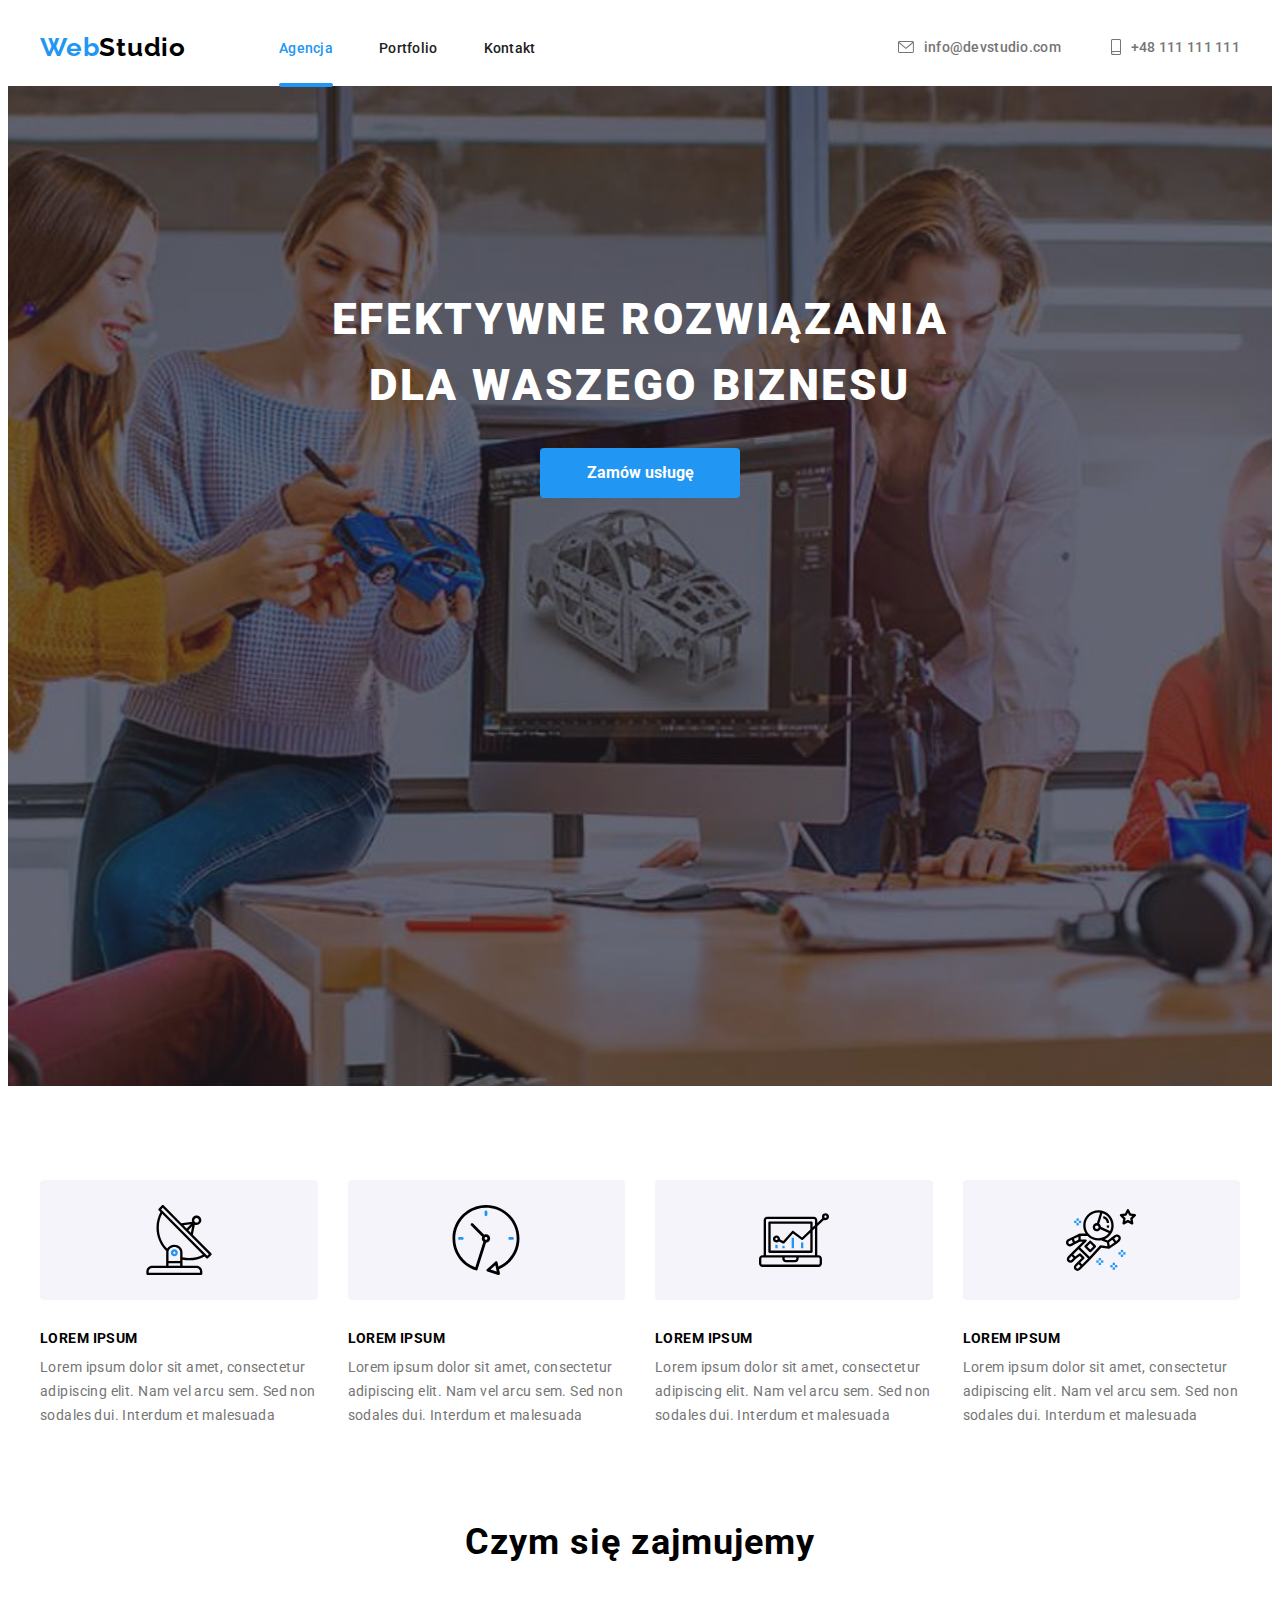
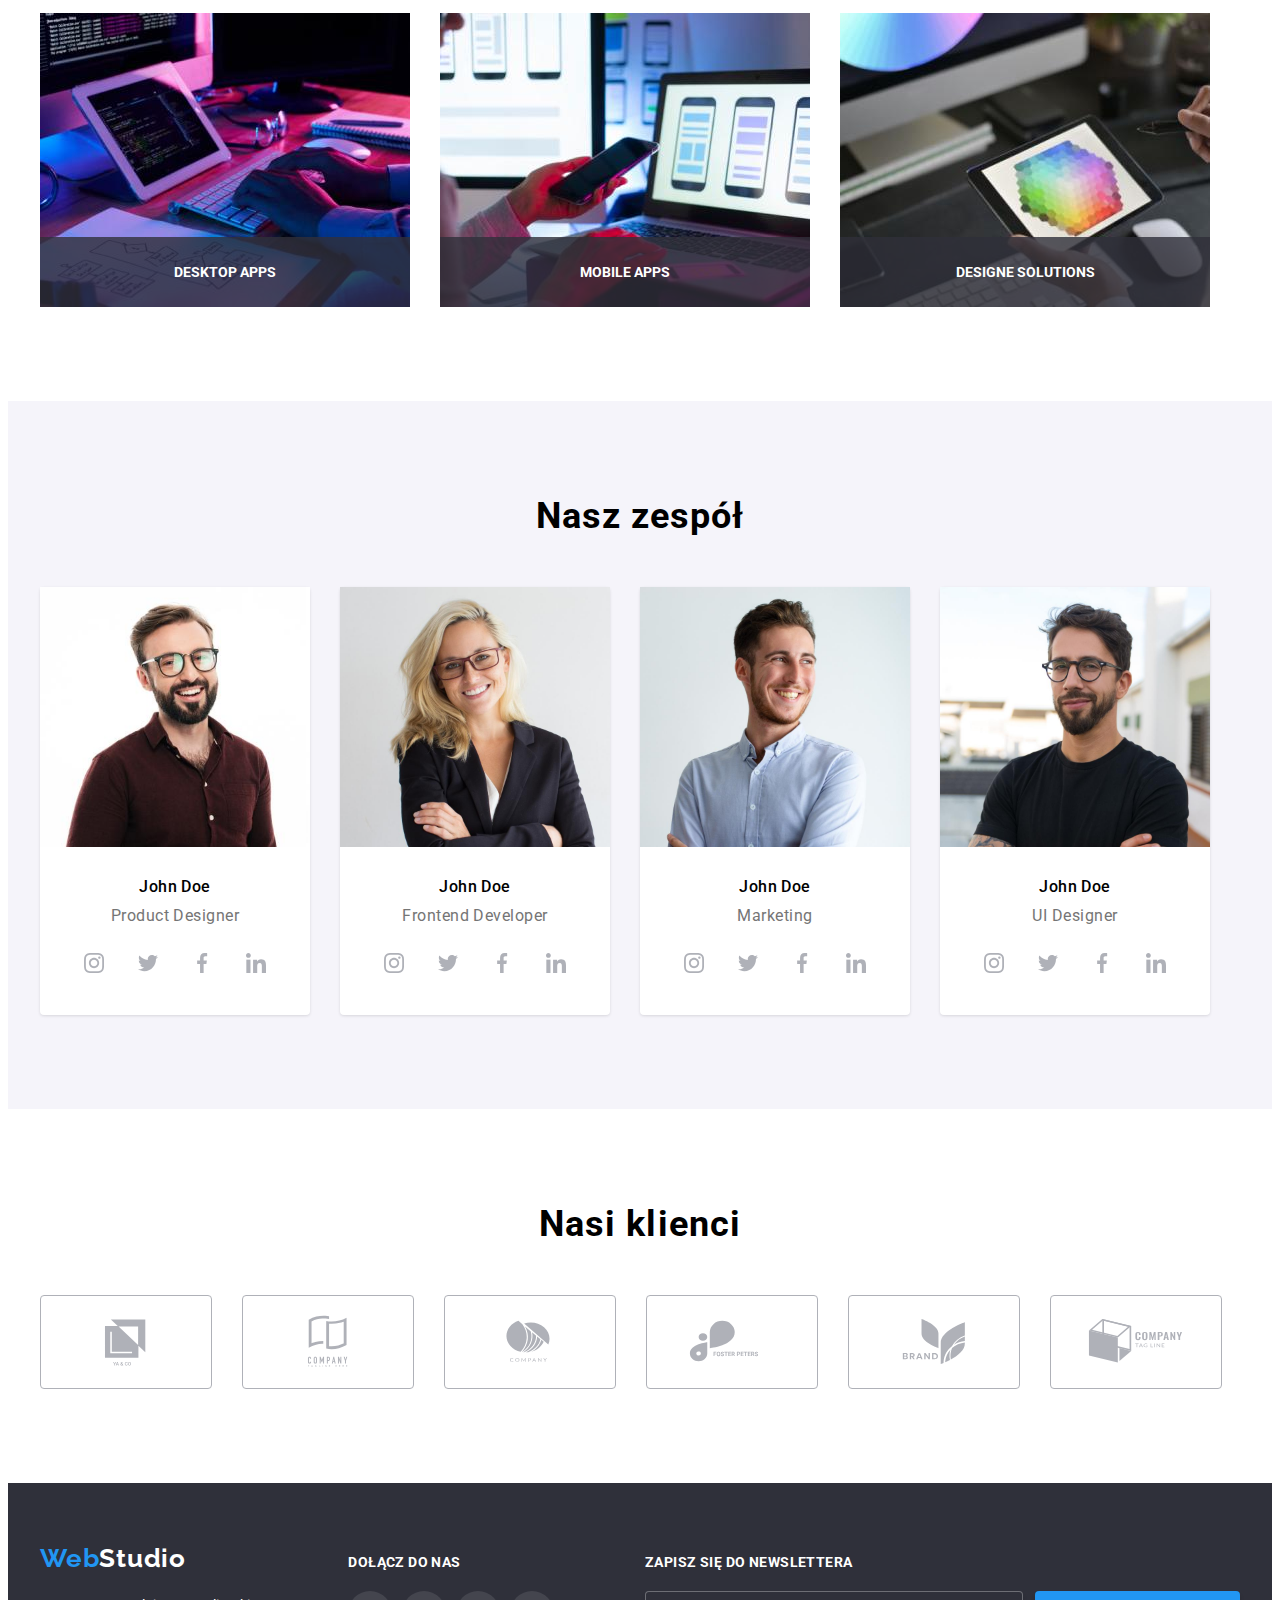
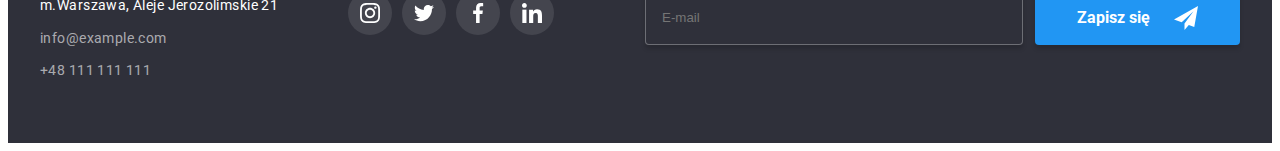
<file: index.html>
<!DOCTYPE html>
<html lang="en">
  <head>
    <meta charset="UTF-8" />
    <meta http-equiv="X-UA-Compatible" content="IE=edge" />
    <meta name="viewport" content="width=device-width, initial-scale=1.0" />
    <title>WebStudio</title>
    <link
      rel="stylesheet"
      href="https://cdnjs.cloudflare.com/ajax/libs/modern-normalize/1.1.0/modern-normalize.min.css"
      integrity="sha512-wpPYUAdjBVSE4KJnH1VR1HeZfpl1ub8YT/NKx4PuQ5NmX2tKuGu6U/JRp5y+Y8XG2tV+wKQpNHVUX03MfMFn9Q=="
      crossorigin="anonymous"
      referrerpolicy="no-referrer"
    />
    <link href="css/main.css" rel="stylesheet" />

    <link rel="preconnect" href="https://fonts.googleapis.com" />
    <link rel="preconnect" href="https://fonts.gstatic.com" crossorigin />
    <link
      href="https://fonts.googleapis.com/css2?family=Raleway:wght@700&family=Roboto:wght@400;500;700;900&display=swap"
      rel="stylesheet"
    />
  </head>
  <body>
    <header>
      <div class="header-wrap">
        <a href="index.html" class="logo-studio">
          <span class="logo-studio__web">Web</span>Studio</a
        >
        <nav>
          <ul class="navigation">
            <li>
              <a
                href="index.html"
                class="navigation__element navigation__element--current"
                >Agencja</a
              >
            </li>
            <li>
              <a href="portfolio.html" class="navigation__element">Portfolio</a>
            </li>
            <li>
              <a href="index.html" class="navigation__element">Kontakt</a>
            </li>
          </ul>
        </nav>
        <div class="conteiner__contact">
          <a href="mailto:info@devstudio.com" class="contact">
            <svg class="contact__icon contact__icon--mail">
              <use href="./images/icons/icons.svg#icon-mail"></use>
            </svg>
            info@devstudio.com</a
          >
          <a href="tel:+48111111111" class="contact">
            <svg class="contact__icon contact__icon--phone">
              <use href="./images/icons/icons.svg#icon-smartphone"></use>
            </svg>
            +48 111 111 111
          </a>
        </div>
      </div>
    </header>
    <main>
      <section class="section-order">
        <div class="conteiner">
          <h1 class="section-order__header">
            EFEKTYWNE ROZWIĄZANIA DLA WASZEGO BIZNESU
          </h1>
          <button type="button" class="button__order" data-modal-open>
            Zamów usługę
          </button>
        </div>
      </section>
      <section class="section">
        <div class="conteiner">
          <h2 class="section__visually-hidden">Future</h2>
          <ul class="grid">
            <li>
              <div class="grid__rectangle">
                <svg class="grid__icon">
                  <use href="./images/icons/icons.svg#icon-antenna-1"></use>
                </svg>
              </div>
              <h3 class="section__title-description">LOREM IPSUM</h3>
              <p class="section__text-description">
                Lorem ipsum dolor sit amet, consectetur adipiscing elit. Nam vel
                arcu sem. Sed non sodales dui. Interdum et malesuada
              </p>
            </li>
            <li>
              <div class="grid__rectangle">
                <svg class="grid__icon">
                  <use href="./images/icons/icons.svg#icon-clock-2"></use>
                </svg>
              </div>
              <h3 class="section__title-description">LOREM IPSUM</h3>
              <p class="section__text-description">
                Lorem ipsum dolor sit amet, consectetur adipiscing elit. Nam vel
                arcu sem. Sed non sodales dui. Interdum et malesuada
              </p>
            </li>
            <li>
              <div class="grid__rectangle">
                <svg class="grid__icon">
                  <use href="./images/icons/icons.svg#icon-diagram-3"></use>
                </svg>
              </div>
              <h3 class="section__title-description">LOREM IPSUM</h3>
              <p class="section__text-description">
                Lorem ipsum dolor sit amet, consectetur adipiscing elit. Nam vel
                arcu sem. Sed non sodales dui. Interdum et malesuada
              </p>
            </li>
            <li>
              <div class="grid__rectangle">
                <svg class="grid__icon">
                  <use href="./images/icons/icons.svg#icon-astronaut-4"></use>
                </svg>
              </div>
              <h3 class="section__title-description">LOREM IPSUM</h3>
              <p class="section__text-description">
                Lorem ipsum dolor sit amet, consectetur adipiscing elit. Nam vel
                arcu sem. Sed non sodales dui. Interdum et malesuada
              </p>
            </li>
          </ul>
        </div>
      </section>
      <section class="section-products">
        <div class="conteiner">
          <h2 class="section__title">Czym się zajmujemy</h2>
          <ul class="grid">
            <li>
              <div class="product-img">
                <img
                  src="images/img_1.jpg"
                  alt="typing on the keyboard with the bottom of the monitor and tablet visible "
                  width="370"
                  height="294"
                />
                <p class="product-title">DESKTOP APPS</p>
              </div>
            </li>
            <li>
              <div class="product-img">
                <img
                  src="images/img_2.jpg"
                  alt="check layouts of texts in the computer for the phone "
                  width="370"
                  height="294"
                />
                <p class="product-title">MOBILE APPS</p>
              </div>
            </li>
            <li>
              <div class="product-img">
                <img
                  src="images/img_3.jpg"
                  alt="selecting colors from the color palette on the tablet "
                  width="370"
                  height="294"
                />
                <p class="product-title">DESIGNE SOLUTIONS</p>
              </div>
            </li>
          </ul>
        </div>
      </section>
      <section class="section section-team">
        <div class="conteiner">
          <h2 class="section-team__title">Nasz zespół</h2>
          <ul class="grid">
            <li class="grid__shape">
              <img
                src="images/img_john1.jpg"
                alt="photo John Doe, who is Product Designer"
                width="270"
                height="260"
              />
              <div class="wrap-team">
                <h3 class="wrap-team__names">John Doe</h3>
                <p class="wrap-team__position">Product Designer</p>
                <ul class="grid-social">
                  <li>
                    <a
                      href="https://www.instagram.com/"
                      class="grid-social__circle"
                    >
                      <svg class="grid-social__icon">
                        <use
                          href="./images/icons/icons.svg#icon-instagram-2"
                        ></use>
                      </svg>
                    </a>
                  </li>
                  <li>
                    <a href="https://twitter.com/" class="grid-social__circle">
                      <svg class="grid-social__icon">
                        <use
                          href="./images/icons/icons.svg#icon-twitter-2"
                        ></use>
                      </svg>
                    </a>
                  </li>
                  <li>
                    <a
                      href="https://www.facebook.com/"
                      class="grid-social__circle"
                    >
                      <svg class="grid-social__icon">
                        <use
                          href="./images/icons/icons.svg#icon-facebook-3"
                        ></use>
                      </svg>
                    </a>
                  </li>
                  <li>
                    <a
                      href="https://www.linkedin.com/home"
                      class="grid-social__circle"
                    >
                      <svg class="grid-social__icon">
                        <use
                          href="./images/icons/icons.svg#icon-linkedin-4"
                        ></use>
                      </svg>
                    </a>
                  </li>
                </ul>
              </div>
            </li>
            <li class="grid__shape">
              <img
                src="images/img_john2.jpg"
                alt="photo John Doe, who is Frontend Developer"
                width="270"
                height="260"
              />
              <div class="wrap-team">
                <h3 class="wrap-team__names">John Doe</h3>
                <p class="wrap-team__position">Frontend Developer</p>
                <ul class="grid-social">
                  <li>
                    <a
                      href="https://www.instagram.com/"
                      class="grid-social__circle"
                    >
                      <svg class="grid-social__icon">
                        <use
                          href="./images/icons/icons.svg#icon-instagram-2"
                        ></use>
                      </svg>
                    </a>
                  </li>
                  <li>
                    <a href="https://twitter.com/" class="grid-social__circle">
                      <svg class="grid-social__icon">
                        <use
                          href="./images/icons/icons.svg#icon-twitter-2"
                        ></use>
                      </svg>
                    </a>
                  </li>
                  <li>
                    <a
                      href="https://www.facebook.com/"
                      class="grid-social__circle"
                    >
                      <svg class="grid-social__icon">
                        <use
                          href="./images/icons/icons.svg#icon-facebook-3"
                        ></use>
                      </svg>
                    </a>
                  </li>
                  <li>
                    <a
                      href="https://www.linkedin.com/home"
                      class="grid-social__circle"
                    >
                      <svg class="grid-social__icon">
                        <use
                          href="./images/icons/icons.svg#icon-linkedin-4"
                        ></use>
                      </svg>
                    </a>
                  </li>
                </ul>
              </div>
            </li>
            <li class="grid__shape">
              <img
                src="images/img_john3.jpg"
                alt="photo John Doe, who is Marketing"
                width="270"
                height="260"
              />
              <div class="wrap-team">
                <h3 class="wrap-team__names">John Doe</h3>
                <p class="wrap-team__position">Marketing</p>
                <ul class="grid-social">
                  <li>
                    <a
                      href="https://www.instagram.com/"
                      class="grid-social__circle"
                    >
                      <svg class="grid-social__icon">
                        <use
                          href="./images/icons/icons.svg#icon-instagram-2"
                        ></use>
                      </svg>
                    </a>
                  </li>
                  <li>
                    <a href="https://twitter.com/" class="grid-social__circle">
                      <svg class="grid-social__icon">
                        <use
                          href="./images/icons/icons.svg#icon-twitter-2"
                        ></use>
                      </svg>
                    </a>
                  </li>
                  <li>
                    <a
                      href="https://www.facebook.com/"
                      class="grid-social__circle"
                    >
                      <svg class="grid-social__icon">
                        <use
                          href="./images/icons/icons.svg#icon-facebook-3"
                        ></use>
                      </svg>
                    </a>
                  </li>
                  <li>
                    <a
                      href="https://www.linkedin.com/home"
                      class="grid-social__circle"
                    >
                      <svg class="grid-social__icon">
                        <use
                          href="./images/icons/icons.svg#icon-linkedin-4"
                        ></use>
                      </svg>
                    </a>
                  </li>
                </ul>
              </div>
            </li>
            <li class="grid__shape">
              <img
                src="images/img_john4.jpg"
                alt="photo John Doe, who is UI Designer"
                width="270"
                height="260"
              />
              <div class="wrap-team">
                <h3 class="wrap-team__names">John Doe</h3>
                <p class="wrap-team__position">UI Designer</p>
                <ul class="grid-social">
                  <li>
                    <a
                      href="https://www.instagram.com/"
                      class="grid-social__circle"
                    >
                      <svg class="grid-social__icon">
                        <use
                          href="./images/icons/icons.svg#icon-instagram-2"
                        ></use>
                      </svg>
                    </a>
                  </li>
                  <li>
                    <a href="https://twitter.com/" class="grid-social__circle">
                      <svg class="grid-social__icon">
                        <use
                          href="./images/icons/icons.svg#icon-twitter-2"
                        ></use>
                      </svg>
                    </a>
                  </li>
                  <li>
                    <a
                      href="https://www.facebook.com/"
                      class="grid-social__circle"
                    >
                      <svg class="grid-social__icon">
                        <use
                          href="./images/icons/icons.svg#icon-facebook-3"
                        ></use>
                      </svg>
                    </a>
                  </li>
                  <li>
                    <a
                      href="https://www.linkedin.com/home"
                      class="grid-social__circle"
                    >
                      <svg class="grid-social__icon">
                        <use
                          href="./images/icons/icons.svg#icon-linkedin-4"
                        ></use>
                      </svg>
                    </a>
                  </li>
                </ul>
              </div>
            </li>
          </ul>
        </div>
      </section>
      <section class="section">
        <div class="conteiner">
          <h2 class="section__title">Nasi klienci</h2>
          <ul class="grid">
            <li>
              <a href="portfolio.html" class="grid-client__rectangle">
                <svg class="grid-client__icon">
                  <use href="./images/icons/icons.svg#icon-Logo1"></use>
                </svg>
              </a>
            </li>
            <li>
              <a href="portfolio.html" class="grid-client__rectangle">
                <svg class="grid-client__icon">
                  <use href="./images/icons/icons.svg#icon-Logo2"></use>
                </svg>
              </a>
            </li>
            <li>
              <a href="portfolio.html" class="grid-client__rectangle">
                <svg class="grid-client__icon">
                  <use href="./images/icons/icons.svg#icon-Logo3"></use>
                </svg>
              </a>
            </li>
            <li>
              <a href="portfolio.html" class="grid-client__rectangle">
                <svg class="grid-client__icon">
                  <use href="./images/icons/icons.svg#icon-Logo4"></use>
                </svg>
              </a>
            </li>
            <li>
              <a href="portfolio.html" class="grid-client__rectangle">
                <svg class="grid-client__icon">
                  <use href="./images/icons/icons.svg#icon-Logo5"></use>
                </svg>
              </a>
            </li>
            <li>
              <a href="portfolio.html" class="grid-client__rectangle">
                <svg class="grid-client__icon">
                  <use href="./images/icons/icons.svg#icon-Logo6"></use>
                </svg>
              </a>
            </li>
          </ul>
        </div>
      </section>
    </main>
    <footer>
      <div class="conteiner-footer">
        <div>
          <a href="index.html" class="logo-studio logo-studio__white"
            ><span class="logo-studio__web">Web</span>Studio</a
          >
          <address>
            <ul>
              <li class="address">
                <a
                  href="https://goo.gl/maps/FBTffH4sPDZAAGUj9"
                  class="address__link"
                  >m.Warszawa, Aleje Jerozolimskie 21</a
                >
              </li>
              <li class="address">
                <a href="mailto:info@example.com" class="address__contact"
                  >info@example.com</a
                >
              </li>
              <li class="address">
                <a href="tel:+48111111111" class="address__contact"
                  >+48 111 111 111
                </a>
              </li>
            </ul>
          </address>
        </div>
        <div class="conteiner-social">
          <p class="conteiner-social__title">DOŁĄCZ DO NAS</p>
          <ul class="grid-social">
            <li>
              <a href="https://www.instagram.com/" class="grid-social__shape">
                <svg class="grid-social__icon--footer">
                  <use href="./images/icons/icons.svg#icon-instagram-2"></use>
                </svg>
              </a>
            </li>
            <li>
              <a href="https://twitter.com/" class="grid-social__shape">
                <svg class="grid-social__icon--footer">
                  <use href="./images/icons/icons.svg#icon-twitter-2"></use>
                </svg>
              </a>
            </li>
            <li>
              <a href="https://www.facebook.com/" class="grid-social__shape">
                <svg class="grid-social__icon--footer">
                  <use href="./images/icons/icons.svg#icon-facebook-3"></use>
                </svg>
              </a>
            </li>
            <li>
              <a href="https://www.linkedin.com/" class="grid-social__shape">
                <svg class="grid-social__icon--footer">
                  <use href="./images/icons/icons.svg#icon-linkedin-4"></use>
                </svg>
              </a>
            </li>
          </ul>
        </div>
        <div class="conteiner-newsletter">
          <p class="conteiner-social__title">ZAPISZ SIĘ DO NEWSLETTERA</p>
          <form class="form-email">
            <label>
              <input
                type="email"
                name="email-footer"
                placeholder="E-mail"
                class="form-email__input"
              />
            </label>
            <button type="submit" class="button-footer">
              Zapisz się
              <svg class="button-footer__icon">
                <use href="./images/icons/icons.svg#icon-icon-send"></use>
              </svg>
            </button>
          </form>
        </div>
      </div>
    </footer>
    <div class="backdrop is-hidden" data-modal>
      <div class="modal">
        <button type="button" class="button--close" data-modal-close>
          <svg class="button__icon">
            <use href="./images/icons/icons.svg#icon-close"></use>
          </svg>
        </button>

        <form>
          <p class="form-title">Zostaw swoje dane w formularzu poniżej</p>
          <div class="conteiner-modal">
            <label class="grid-modal">
              Imię
              <input type="texts" name="name" class="grid-modal__input" />
              <svg class="grid-modal__icon">
                <use
                  href="./images/icons/icons.svg#icon-icon-person-modal"
                ></use>
              </svg>
            </label>
            <label class="grid-modal"
              >Telefon
              <input type="tel" name="phone_number" class="grid-modal__input" />
              <svg class="grid-modal__icon">
                <use
                  href="./images/icons/icons.svg#icon-icon-phone-modal"
                ></use>
              </svg>
            </label>
            <label class="grid-modal"
              >Email
              <input type="email" name="email" class="grid-modal__input" />
              <svg class="grid-modal__icon">
                <use
                  href="./images/icons/icons.svg#icon-icon-email-modal"
                ></use>
              </svg>
            </label>
            <label class="grid-modal"
              >Komentarz
              <textarea
                name="comment"
                rows="3"
                placeholder="Wprowadź tekst"
                class="grid-modal__input comment"
              ></textarea>
            </label>
          </div>
          <div class="agreement">
            <label for="user_agreement" class="agreement__wrap">
              <input
                type="checkbox"
                class="agreement__checkbox"
                value="Oświadczam iż akceptuję Regulamin i Politykę Prywatności"
                id="user_agreement"
              />
              <svg class="agreement__icon">
                <use href="./images/icons/icons.svg#icon-Vector"></use>
              </svg>
              <p class="agreement__text">
                Oświadczam iż akceptuję
                <a href="index.html" class="agreement__link">Regulamin</a>
                i
                <a href="index.html" class="agreement__link">
                  Politykę Prywatności.
                </a>
              </p>
            </label>
          </div>
          <div class="conteiner-button">
            <button type="submit" class="modal-button">Wyślij</button>
          </div>
        </form>
      </div>
    </div>
    <script src="./js/modal.js"></script>
  </body>
</html>
</file>
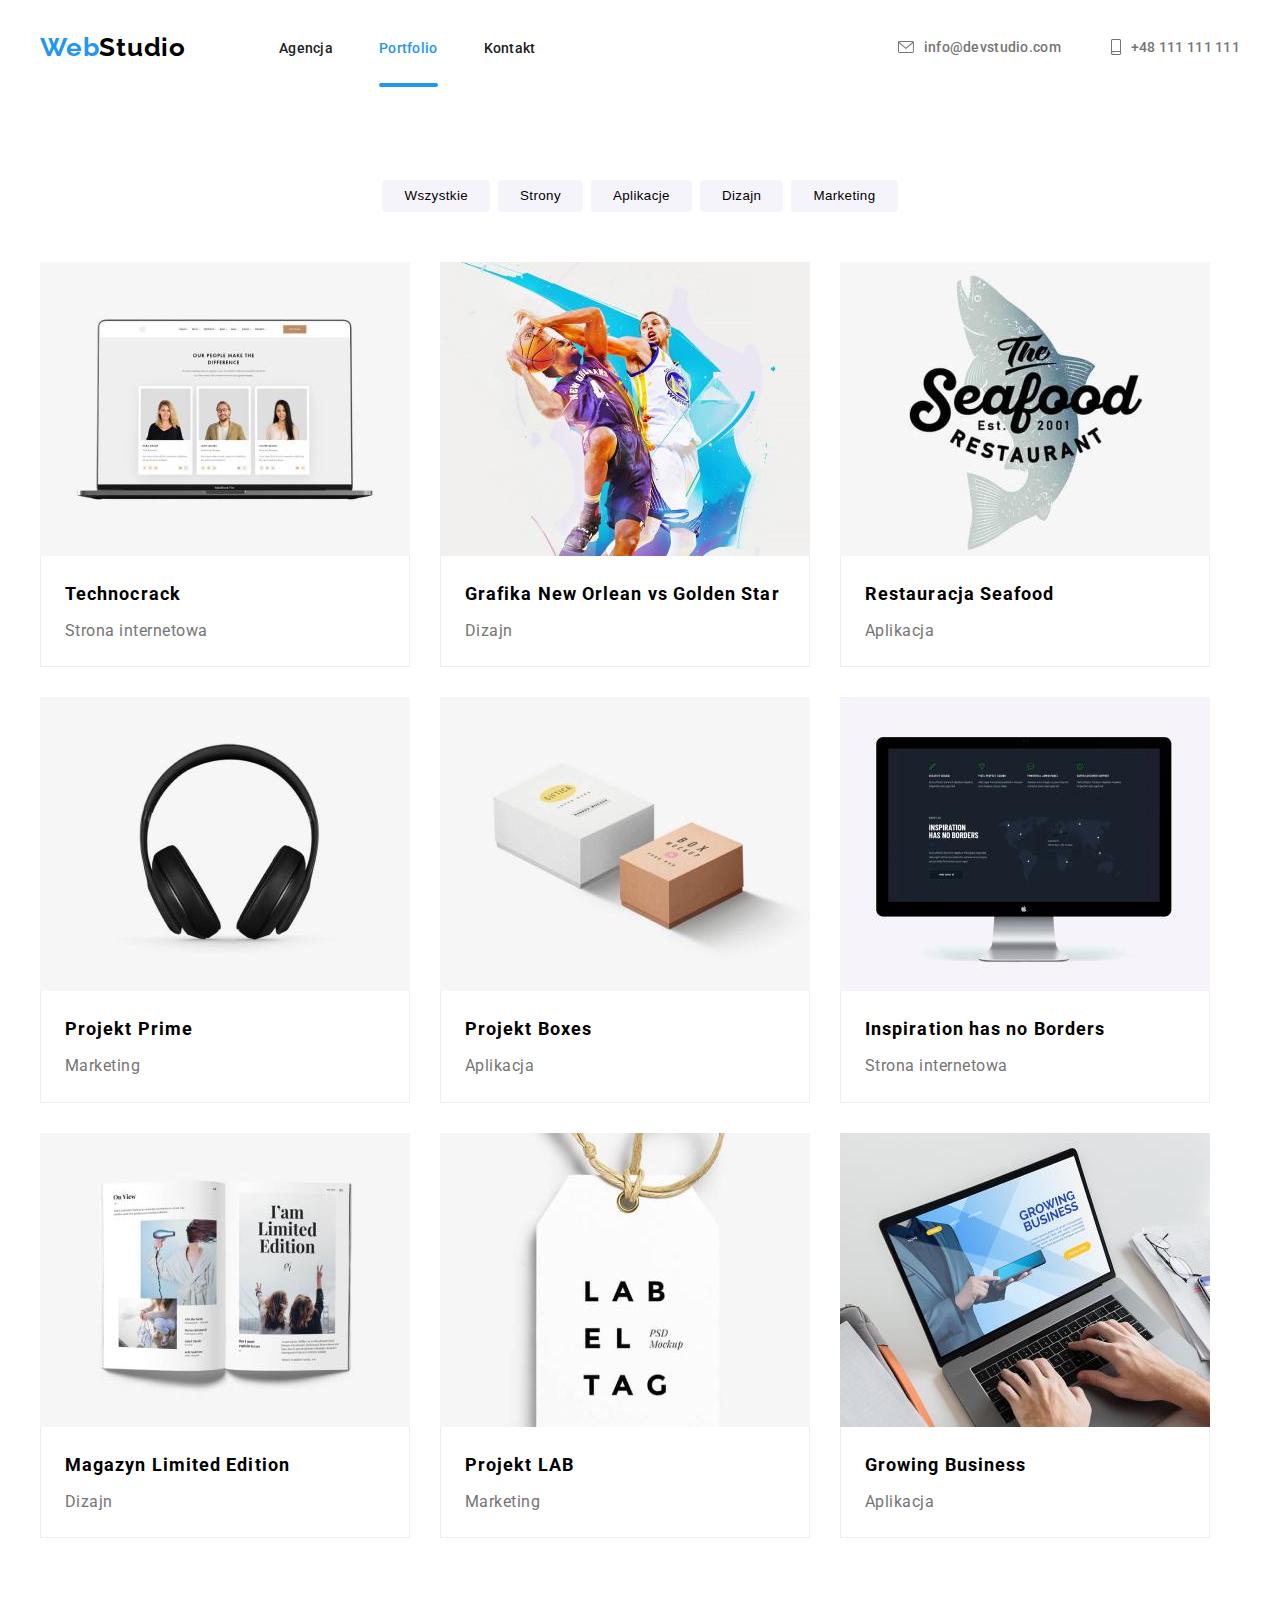
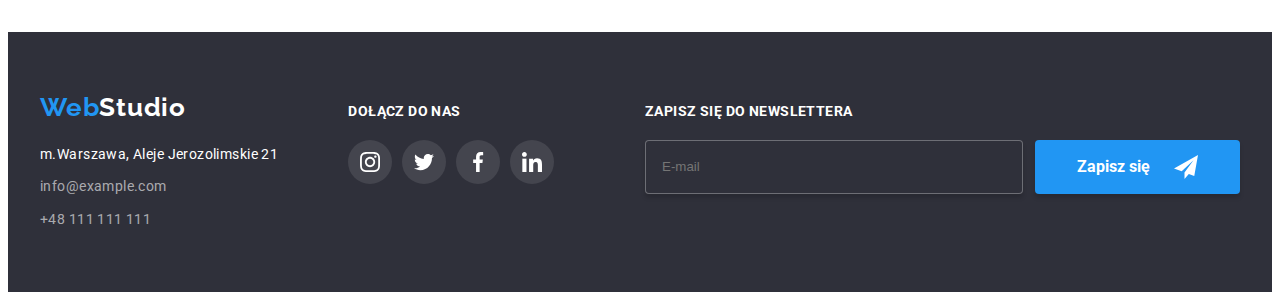
<file: portfolio.html>
<!DOCTYPE html>
<html lang="en">
  <head>
    <meta charset="UTF-8" />
    <meta http-equiv="X-UA-Compatible" content="IE=edge" />
    <meta name="viewport" content="width=device-width, initial-scale=1.0" />
    <title>Portfolio</title>
    <link
      rel="stylesheet"
      href="https://cdnjs.cloudflare.com/ajax/libs/modern-normalize/1.1.0/modern-normalize.min.css"
      integrity="sha512-wpPYUAdjBVSE4KJnH1VR1HeZfpl1ub8YT/NKx4PuQ5NmX2tKuGu6U/JRp5y+Y8XG2tV+wKQpNHVUX03MfMFn9Q=="
      crossorigin="anonymous"
      referrerpolicy="no-referrer"
    />
    <link href="css/main.css" rel="stylesheet" />
    <link rel="preconnect" href="https://fonts.googleapis.com" />
    <link rel="preconnect" href="https://fonts.gstatic.com" crossorigin />
    <link
      href="https://fonts.googleapis.com/css2?family=Raleway:wght@700&family=Roboto:wght@400;500;700;900&display=swap"
      rel="stylesheet"
    />
  </head>
  <body>
    <header>
      <div class="header-wrap">
        <a href="index.html" class="logo-studio">
          <span class="logo-studio__web">Web</span>Studio</a
        >
        <nav>
          <ul class="navigation">
            <li>
              <a
                href="index.html"
                class="navigation__element"
                >Agencja</a
              >
            </li>
            <li>
              <a href="portfolio.html" class="navigation__element navigation__element--current">Portfolio</a>
            </li>
            <li>
              <a href="index.html" class="navigation__element">Kontakt</a>
            </li>
          </ul>
        </nav>
        <div class="conteiner__contact">
          <a href="mailto:info@devstudio.com" class="contact">
            <svg class="contact__icon contact__icon--mail">
              <use href="./images/icons/icons.svg#icon-mail"></use>
            </svg>
            info@devstudio.com</a
          >
          <a href="tel:+48111111111" class="contact">
            <svg class="contact__icon contact__icon--phone">
              <use href="./images/icons/icons.svg#icon-smartphone"></use>
            </svg>
            +48 111 111 111
          </a>
        </div>
      </div>
    </header>
    <main>
      <section class="section">
        <div class="conteiner">
          <h1 class="section__visually-hidden">Navigation</h2>
          <ul class="grid-button">
            <li>
              <button type="button" class="grid-button__item">Wszystkie</button>
            </li>
            <li><button type="button" class="grid-button__item">Strony</button></li>
            <li>
              <button type="button" class="grid-button__item">Aplikacje</button>
            </li>
            <li><button type="button" class="grid-button__item">Dizajn</button></li>
            <li>
              <button type="button" class="grid-button__item">Marketing</button>
            </li>
          </ul>
          <ul class="conteiner-portfolio">
            <li>
              <a href="portfolio.html" class="portfolio">
                <div class="portfolio__fill">
              <img
                src="images/portfolio_1.jpg"
                alt="example website Technocrack"
                width="370"
                height="291"
              />
              <div class="portfolio__overlay">
                <p>
                Technocrack is a state-of-the-art coronavirus distribution platform. Companies use this platform for digital espionage and attacks on competitors' secure servers.</p>
             </div>
            </div>
                <div class="wrap-text">
              <h3 class="wrap-text__title">Technocrack</h3>
              <p class="wrap-text__type">Strona internetowa</p></div>
            </a>
            </li>
            <li>
              <a href="portfolio.html" class="portfolio">
              <div class="portfolio__fill">
              <img
                src="images/portfolio_2.jpg"
                alt="example dizajn graphic"
                width="370"
                height="294"
              /><div class="portfolio__overlay">
                <p>
                Technocrack is a state-of-the-art coronavirus distribution platform. Companies use this platform for digital espionage and attacks on competitors' secure servers.</p>
                </div></div>
              <div class="wrap-text">
              <h3 class="wrap-text__title">
                Grafika New Orlean vs Golden Star
              </h3>
              <p class="wrap-text__type">Dizajn</p></div>
              </a>
            </li>
            <li >
              <a href="portfolio.html" class="portfolio">
              <div class="portfolio__fill">
              <img
                src="images/portfolio_3.jpg"
                alt="example app restaurant The seafood"
                width="370"
                height="294"
              /><div class="portfolio__overlay">
                <p>
                Technocrack is a state-of-the-art coronavirus distribution platform. Companies use this platform for digital espionage and attacks on competitors' secure servers.</p>
                </div></div>
              <div class="wrap-text">
              <h3 class="wrap-text__title">Restauracja Seafood</h3>
              <p class="wrap-text__type">Aplikacja</p></div>
              </a>
            </li>
            <li>
              <a href="portfolio.html" class="portfolio">
              <div class="portfolio__fill">
              <img
                src="images/portfolio_4.jpg"
                alt="example marketing in project Prime"
                width="370"
                height="294"
              />
              <div  class="portfolio__overlay">
                <p>
                Technocrack is a state-of-the-art coronavirus distribution platform. Companies use this platform for digital espionage and attacks on competitors' secure servers.</p>
                </div></div>
              <div class="wrap-text">
              <h3 class="wrap-text__title">Projekt Prime</h3>
              <p class="wrap-text__type">Marketing</p></div>
              </a>
            </li>
            <li>
              <a href="portfolio.html" class="portfolio">
              <div class="portfolio__fill">
              <img
                src="images/portfolio_5.jpg"
                alt="Example app project Boxes"
                width="370"
                height="294"
              /><div class="portfolio__overlay">
                <p>
                Technocrack is a state-of-the-art coronavirus distribution platform. Companies use this platform for digital espionage and attacks on competitors' secure servers.</p>
                </div></div>
              <div class="wrap-text">
              <h3 class="wrap-text__title">Projekt Boxes</h3>
              <p class="wrap-text__type">Aplikacja</p></div>
              </a>
            </li>
            <li>
              <a href="portfolio.html" class="portfolio">
              <div class="portfolio__fill">
              <img
                src="images/portfolio_6.jpg"
                alt="example website Inspiration has no Borders"
                width="370"
                height="294"
              />
              <div class="portfolio__overlay">
                <p>
                Technocrack is a state-of-the-art coronavirus distribution platform. Companies use this platform for digital espionage and attacks on competitors' secure servers.</p>
                </div></div>
              <div class="wrap-text">
              <h3 class="wrap-text__title">Inspiration has no Borders</h3>
              <p class="wrap-text__type">Strona internetowa</p></div>
              </a>
            </li>
            <li>
              <a href="portfolio.html" class="portfolio">
              <div class="portfolio__fill">
              <img
                src="images/portfolio_7.jpg"
                alt="example dizajn Magazine Limited Edition"
                width="370"
                height="294"
              />
              <div class="portfolio__overlay">
                <p>
                Technocrack is a state-of-the-art coronavirus distribution platform. Companies use this platform for digital espionage and attacks on competitors' secure servers.</p>
                </div></div>
              <div class="wrap-text">
              <h3 class="wrap-text__title">Magazyn Limited Edition</h3>
              <p class="wrap-text__type">Dizajn</p></div>
              </a>
            </li>
            <li>
              <a href="portfolio.html" class="portfolio">
              <div class="portfolio__fill">
              <img
                src="images/portfolio_8.jpg"
                alt="example marketing in project LAB"
                width="370"
                height="294"
              />
              <div class="portfolio__overlay">
                <p>
                Technocrack is a state-of-the-art coronavirus distribution platform. Companies use this platform for digital espionage and attacks on competitors' secure servers.</p>
                </div></div>
              <div class="wrap-text">
              <h3 class="wrap-text__title">Projekt LAB</h3>
              <p class="wrap-text__type">Marketing</p></div>
              </a>
            </li>
            <li >
              <a href="portfolio.html" class="portfolio">
              <div class="portfolio__fill">
              <img
                src="images/portfolio_9.jpg"
                alt="Example app Growing Business"
                width="370"
                height="294"
              /><div class="portfolio__overlay">
                <p>
                Technocrack is a state-of-the-art coronavirus distribution platform. Companies use this platform for digital espionage and attacks on competitors' secure servers.</p>
                </div></div>
              <div class="wrap-text">
              <h3 class="wrap-text__title">Growing Business</h3>
              <p class="wrap-text__type">Aplikacja</p></div>
              </a>
            </li>
          </ul>
        </div>
      </section>
    </main>
    <footer>
      <div class="conteiner-footer">
        <div>
          <a href="index.html" class="logo-studio logo-studio__white"
            ><span class="logo-studio__web">Web</span>Studio</a
          >
          <address>
            <ul>
              <li class="address">
                <a
                  href="https://goo.gl/maps/FBTffH4sPDZAAGUj9"
                  class="address__link"
                  >m.Warszawa, Aleje Jerozolimskie 21</a
                >
              </li>
              <li class="address">
                <a href="mailto:info@example.com" class="address__contact"
                  >info@example.com</a
                >
              </li>
              <li class="address">
                <a href="tel:+48111111111" class="address__contact"
                  >+48 111 111 111
                </a>
              </li>
            </ul>
          </address>
        </div>
        <div class="conteiner-social">
          <p class="conteiner-social__title">DOŁĄCZ DO NAS</p>
          <ul class="grid-social">
            <li>
              <a href="https://www.instagram.com/" class="grid-social__shape">
                <svg class="grid-social__icon--footer">
                  <use href="./images/icons/icons.svg#icon-instagram-2"></use>
                </svg>
              </a>
            </li>
            <li>
              <a href="https://twitter.com/" class="grid-social__shape">
                <svg class="grid-social__icon--footer">
                  <use href="./images/icons/icons.svg#icon-twitter-2"></use>
                </svg>
              </a>
            </li>
            <li>
              <a href="https://www.facebook.com/" class="grid-social__shape">
                <svg class="grid-social__icon--footer">
                  <use href="./images/icons/icons.svg#icon-facebook-3"></use>
                </svg>
              </a>
            </li>
            <li>
              <a href="https://www.linkedin.com/" class="grid-social__shape">
                <svg class="grid-social__icon--footer">
                  <use href="./images/icons/icons.svg#icon-linkedin-4"></use>
                </svg>
              </a>
            </li>
          </ul>
        </div>
        <div class="conteiner-newsletter">
          <p class="conteiner-social__title">ZAPISZ SIĘ DO NEWSLETTERA</p>
          <form class="form-email">
            <label>
              <input
                type="email"
                name="email-footer"
                placeholder="E-mail"
                class="form-email__input"
              />
            </label>
            <button type="submit" class="button-footer">
              Zapisz się
              <svg class="button-footer__icon">
                <use href="./images/icons/icons.svg#icon-icon-send"></use>
              </svg>
            </button>
          </form>
        </div>
      </div>
    </footer>
  </body>
</html>
</file>
<file: css/main.css>
/* BASE */ /* color */
/* font */
/* transition */
body {
  font-family: "Roboto", sans-serif;
}

ul,
ol {
  list-style: none;
  padding-left: 0;
  margin: 0;
}

h1,
h2,
h3,
p {
  margin: 0;
}

img {
  display: block;
  max-width: 100%;
  height: auto;
}

a {
  text-decoration: none;
}

address {
  font-style: normal;
  margin-top: 20px;
}

button {
  display: block;
  border: none;
  border-radius: 4px;
}

nav {
  margin-left: 93px;
}

footer {
  background-color: #2f303a;
  padding: 60px 0;
}

.section__visually-hidden {
  position: absolute;
  width: 1px;
  height: 1px;
  margin: -1px;
  border: 0;
  padding: 0;
  white-space: nowrap;
  -webkit-clip-path: insert(100%);
          clip-path: insert(100%);
  overflow: hidden;
}

.section, .section-products {
  padding-top: 94px;
  padding-bottom: 94px;
}

.section-products {
  padding-top: 0px;
}

.conteiner, .conteiner-footer, .header-wrap {
  width: 1200px;
  margin: 0 auto;
  padding: 0 15px;
}

.header-wrap {
  display: flex;
  align-items: center;
}

.conteiner__contact {
  margin-left: auto;
  display: flex;
  gap: 50px;
}

/* PAGE DESCRIPTION */
/* PRODUCTS */
.grid {
  display: flex;
  gap: 30px;
}

/* TEAM */
.wrap-team {
  padding-top: 30px;
  padding-bottom: 30px;
}

/* FOOTER */
.conteiner-footer {
  display: flex;
  align-items: baseline;
}

.conteiner-social {
  margin-left: 70px;
}

.conteiner-newsletter {
  margin-left: auto;
}

/* TEAM, FOOTER */
.grid-social {
  display: flex;
  gap: 10px;
  align-items: center;
  justify-content: center;
  margin-top: 16px;
}

/* MODAL */
.conteiner-modal {
  position: relative;
  display: flex;
  justify-content: center;
  flex-direction: column;
  gap: 10px;
}

/* NAVIGATION BUTTON */
.grid-button {
  display: flex;
  justify-content: center;
  gap: 8px;
  margin-bottom: 50px;
}

/* PORTFOLIO */
.conteiner-portfolio {
  display: flex;
  flex-wrap: wrap;
  gap: 30px;
}

/* COMPONENTS */
.grid-client__rectangle {
  width: 170px;
  height: 92px;
  border: 1px solid;
  border-color: currentColor;
  border-radius: 4px;
  color: #afb1b8;
  display: flex;
  justify-content: center;
  align-items: center;
  transition: color 250ms cubic-bezier(0.4, 0, 0.2, 1);
}
.grid-client__rectangle:hover, .grid-client__rectangle:active, .grid-client__rectangle:focus {
  color: #2196f3;
  outline: transparent;
}

.grid-client__icon {
  fill: currentColor;
  width: 106px;
  height: 60px;
}

.portfolio {
  width: 370px;
  display: block;
  transition: box-shadow 250ms cubic-bezier(0.4, 0, 0.2, 1);
  color: #000000;
}
.portfolio:active, .portfolio:focus, .portfolio:hover, .portfolio:visited {
  transform: translateY(0%);
  box-shadow: 1px 4px 6px 0px rgba(0, 0, 0, 0.1607843137);
  box-shadow: 0px 4px 4px 0px rgba(0, 0, 0, 0.0588235294);
  box-shadow: 0px 1px 1px 0px rgba(0, 0, 0, 0.1215686275);
}

.portfolio:hover .portfolio__overlay,
.portfolio:focus .portfolio__overlay {
  transform: translateY(0%);
  box-shadow: 1px 4px 6px 0px rgba(0, 0, 0, 0.1607843137);
  box-shadow: 0px 4px 4px 0px rgba(0, 0, 0, 0.0588235294);
  box-shadow: 0px 1px 1px 0px rgba(0, 0, 0, 0.1215686275);
}

.portfolio__fill {
  position: relative;
  overflow: hidden;
}

.portfolio__overlay {
  position: absolute;
  top: 0;
  left: 0;
  width: 100%;
  height: 100%;
  transform: translateY(100%);
  transition: transform 250ms cubic-bezier(0.4, 0, 0.2, 1);
  display: flex;
  align-items: center;
  justify-content: center;
  font-size: 18px;
  line-height: 1.5;
  letter-spacing: 0.03em;
  padding-left: 24px;
  background-color: #2196f3;
  color: #ffffff;
  opacity: 0.9;
}

.wrap-text {
  border: 1px solid #eeeeee;
  border-top: 0;
  padding: 20px 24px;
}

.wrap-text__title {
  font-size: 18px;
  font-weight: 700;
  letter-spacing: 0.06em;
  text-align: left;
  line-height: 2;
}

.wrap-text__type {
  letter-spacing: 0.03em;
  text-align: left;
  color: #757575;
  line-height: 1.9;
  font-size: 16px;
  font-weight: 400;
  margin-top: 4px;
}

.section-team {
  background-color: #f5f4fa;
}

.section-team__title {
  font-size: 36px;
  font-weight: 700;
  letter-spacing: 0.03em;
  margin-bottom: 50px;
  text-align: center;
}

.grid__shape {
  box-shadow: 0px 2px 1px 0px rgba(0, 0, 0, 0.2);
  box-shadow: 0px 1px 1px 0px rgba(0, 0, 0, 0.1411764706);
  box-shadow: 0px 1px 3px 0px rgba(0, 0, 0, 0.1215686275);
  background-color: #ffffff;
  border-radius: 4px;
}

.wrap-team__names {
  font-weight: 500;
  font-size: 16px;
  line-height: 1.19;
  letter-spacing: 0.03em;
  text-align: center;
}

.wrap-team__position {
  font-size: 16px;
  font-weight: 400;
  letter-spacing: 0.03em;
  color: #757575;
  text-align: center;
  margin-top: 10px;
}

.grid-social__circle {
  width: 44px;
  height: 44px;
  border-radius: 50%;
  color: #afb1b8;
  display: flex;
  justify-content: center;
  align-items: center;
  transition: color 250ms cubic-bezier(0.4, 0, 0.2, 1), background-color 250ms cubic-bezier(0.4, 0, 0.2, 1);
}
.grid-social__circle:hover, .grid-social__circle:active, .grid-social__circle:focus {
  background-color: #2196f3;
  color: #ffffff;
}

.grid-button__item {
  letter-spacing: 0.03em;
  text-align: center;
  font-weight: 500;
  background: #f5f4fa;
  border-radius: 4px;
  line-height: 1.5;
  padding: 6px 22px;
  transition: color 250ms cubic-bezier(0.4, 0, 0.2, 1), background-color 250ms cubic-bezier(0.4, 0, 0.2, 1), box-shadow 250ms cubic-bezier(0.4, 0, 0.2, 1);
}
.grid-button__item:hover, .grid-button__item:focus {
  background-color: #2196f3;
  color: #ffffff;
  box-shadow: 0px 2px 2px 0px rgba(0, 0, 0, 0.1215686275);
  box-shadow: 0px 1px 2px 0px rgba(0, 0, 0, 0.0784313725);
  box-shadow: 0px 3px 1px 0px rgba(0, 0, 0, 0.1019607843);
}

.grid__rectangle {
  background-color: #f5f4fa;
  height: 120px;
  display: flex;
  align-items: center;
  justify-content: center;
  border-radius: 4px;
}

.grid__icon {
  height: 70px;
  width: 70px;
}

.section__title-description {
  font-weight: 700;
  font-size: 14px;
  letter-spacing: 0.03em;
  margin-top: 30px;
}

.section__text-description {
  color: #757575;
  font-size: 14px;
  letter-spacing: 0.03em;
  line-height: 1.7;
  margin-top: 10px;
}

.address:not(:last-child) {
  margin-bottom: 9px;
}

.address__link {
  font-size: 14px;
  font-weight: 400;
  letter-spacing: 0.03em;
  text-align: left;
  color: #ffffff;
  text-decoration: none;
  line-height: 1.7;
  font-style: normal;
  display: flex;
}

.address__contact {
  text-decoration: none;
  font-size: 14px;
  font-weight: 400;
  letter-spacing: 0.03em;
  text-align: left;
  color: rgba(255, 255, 255, 0.6);
  line-height: 1.7;
  font-style: normal;
  display: flex;
  transition: color 250ms cubic-bezier(0.4, 0, 0.2, 1);
}
.address__contact:hover, .address__contact:focus {
  color: #2196f3;
}

.grid-social__shape {
  width: 44px;
  height: 44px;
  border-radius: 50%;
  background-color: rgba(255, 255, 255, 0.1019607843);
  display: flex;
  justify-content: center;
  align-items: center;
  transition: color 250ms cubic-bezier(0.4, 0, 0.2, 1), background-color 250ms cubic-bezier(0.4, 0, 0.2, 1);
}
.grid-social__shape:hover, .grid-social__shape:active, .grid-social__shape:focus {
  background-color: #2196f3;
}

.form-email {
  display: flex;
  flex-direction: row;
}

.form-email__input {
  background-color: #2f303a;
  color: #ffffff;
  min-height: 50px;
  width: 358px;
  border: solid 1px;
  border-radius: 4px;
  border-color: rgba(255, 255, 255, 0.3);
  box-shadow: 0px 4px 4px 0px rgba(0, 0, 0, 0.1490196078);
  align-items: center;
  padding-left: 16px;
}

.button-footer {
  display: flex;
  gap: 24px;
  align-items: center;
  background-color: #2196f3;
  color: #ffffff;
  cursor: pointer;
  font-family: "Roboto", sans-serif;
  font-weight: 700;
  font-size: 16px;
  line-height: 1.875;
  min-width: 200px;
  padding: 10px 42px;
  margin-left: 12px;
  border: none;
  border-radius: 4px;
  box-shadow: 0px 4px 4px 0px rgba(0, 0, 0, 0.1490196078);
  transition: color 250ms cubic-bezier(0.4, 0, 0.2, 1), background-color 250ms cubic-bezier(0.4, 0, 0.2, 1);
}

.button-footer:hover,
.button-footer:focus {
  background-color: #f5f4fa;
  color: #212121;
}
.button-footer:hover:hover + .button-footer__icon, .button-footer:hover:focus + .button-footer__icon,
.button-footer:focus:hover + .button-footer__icon,
.button-footer:focus:focus + .button-footer__icon {
  fill: #212121;
}

.button-footer__icon {
  width: 24px;
  height: 24px;
  fill: currentColor;
}

.conteiner-social__title {
  color: #ffffff;
  font-size: 14px;
  font-weight: 700;
  font-style: bold;
  letter-spacing: 0.03em;
  text-align: left;
  line-height: 1.17;
  margin-bottom: 20px;
}

/* navigation */
.navigation {
  display: flex;
  align-items: center;
  margin: 0px;
  padding: 0px;
  gap: 46px;
}

.navigation__element {
  position: relative;
  font-size: 14px;
  font-weight: 500;
  letter-spacing: 0.02em;
  text-align: left;
  text-decoration: none;
  color: #212121;
  padding: 31px 0;
  transition: color 250ms cubic-bezier(0.4, 0, 0.2, 1);
}
.navigation__element:hover, .navigation__element:focus {
  color: #2196f3;
}

.navigation__element:hover::after,
.navigation__element:focus::after {
  position: absolute;
  content: "";
  bottom: 0;
  left: 0;
  width: 0;
  height: 4px;
  width: 100%;
  border-radius: 2px;
  background-color: #2196f3;
}

.navigation__element--current {
  color: #2196f3;
  position: relative;
}
.navigation__element--current::after {
  display: block;
  position: absolute;
  content: "";
  bottom: 0;
  height: 4px;
  width: 100%;
  border-radius: 2px;
  background-color: #2196f3;
}

/* contacts */
.contact {
  font-size: 14px;
  font-weight: 500;
  letter-spacing: 0.02em;
  text-align: left;
  padding: 31px 0;
  transition: color 250ms cubic-bezier(0.4, 0, 0.2, 1);
  color: #757575;
  fill: #757575;
  display: flex;
  align-items: center;
}
.contact:hover, .contact:focus {
  color: #2196f3;
}

.contact__icon {
  border-radius: 0px;
  margin-right: 10px;
}

.contact__icon--phone {
  height: 16px;
  width: 10px;
  fill: currentColor;
}
.contact__icon--phone:hover, .contact__icon--phone:active, .contact__icon--phone:focus {
  fill: #2196f3;
  cursor: pointer;
}

.contact__icon--mail {
  height: 12px;
  width: 16px;
  fill: currentColor;
}
.contact__icon--mail:hover, .contact__icon--mail:active, .contact__icon--mail:focus {
  fill: #2196f3;
  cursor: pointer;
}

.section-order {
  text-align: center;
  padding: 200px 0;
  background-image: linear-gradient(to bottom, rgba(47, 48, 58, 0.4), rgba(47, 48, 58, 0.4)), url(../images/first_img.jpg);
  background-repeat: no-repeat;
  background-size: cover;
  background-position: center;
  background-color: #2f303a;
  max-width: 1600px;
  height: 600px;
  margin: 0 auto;
}

.section-order__header {
  font-size: 44px;
  font-weight: 900;
  letter-spacing: 0.06em;
  text-align: center;
  color: #ffffff;
  line-height: 1.5;
  width: 696px;
  margin: 0 auto;
}

.button__order {
  background-color: #2196f3;
  color: #ffffff;
  cursor: pointer;
  font-family: "Roboto", sans-serif;
  font-weight: 700;
  font-size: 16px;
  line-height: 1.875;
  min-width: 200px;
  padding: 10px 42px;
  border: none;
  border-radius: 4px;
  display: flex;
  justify-content: center;
  align-items: center;
  margin: 0 auto;
  margin-top: 30px;
  transition: color 250ms cubic-bezier(0.4, 0, 0.2, 1), background-color 250ms cubic-bezier(0.4, 0, 0.2, 1);
}
.button__order:hover, .button__order:focus {
  background-color: #f5f4fa;
  color: #212121;
}

.section__title {
  font-size: 36px;
  font-weight: 700;
  letter-spacing: 0.03em;
  margin-bottom: 50px;
  text-align: center;
  fill: #757575;
}

.product-img {
  position: relative;
}

.product-title {
  position: absolute;
  display: flex;
  align-items: center;
  justify-content: center;
  background-color: rgba(47, 48, 58, 0.8);
  width: 370px;
  height: 70px;
  color: #ffffff;
  font-weight: 700;
  font-size: 14px;
  line-height: 1.17;
  z-index: 1;
  bottom: 0;
}

.backdrop {
  position: fixed;
  top: 0;
  left: 0;
  width: 100%;
  height: 100%;
  background-color: rgba(0, 0, 0, 0.2);
  transition: opacity 250ms cubic-bezier(0.4, 0, 0.2, 1), visibility 250ms cubic-bezier(0.4, 0, 0.2, 1);
}

.modal {
  position: absolute;
  width: 528px;
  min-height: 581px;
  background-color: #ffffff;
  border: 1px solid rgba(0, 0, 0, 0.1019607843);
  border-radius: 4px;
  box-shadow: 0px 2px 1px 0px rgba(0, 0, 0, 0.2);
  box-shadow: 0px 1px 1px 0px rgba(0, 0, 0, 0.1411764706);
  box-shadow: 0px 1px 3px 0px rgba(0, 0, 0, 0.1215686275);
  animation-name: appearModal;
  animation-duration: 3000ms;
  animation-timing-function: linear;
  animation-iteration-count: 3;
  top: 50%;
  left: 50%;
  transform: translate(-50%, -50%);
  padding: 40px;
}

.button--close {
  position: absolute;
  display: flex;
  align-items: center;
  justify-content: center;
  top: 8px;
  right: 8px;
  width: 30px;
  height: 30px;
  background-color: #ffffff;
  cursor: pointer;
  border-radius: 50%;
  border: 1px solid rgba(0, 0, 0, 0.1);
}

.button__icon {
  width: 18px;
  height: 18px;
}

.is-hidden {
  opacity: 0;
  visibility: hidden;
  pointer-events: none;
}

.form-title {
  display: flex;
  justify-content: center;
  align-items: center;
  text-align: center;
  color: #212121;
  font-size: 20px;
  font-weight: 700;
  line-height: 1.17;
  letter-spacing: 0.03em;
  margin-bottom: 12px;
}

.conteiner-modal {
  position: relative;
  display: flex;
  justify-content: center;
  flex-direction: column;
  gap: 10px;
}

/* FORM */
.grid-modal {
  display: flex;
  flex-direction: column;
  color: #757575;
  font-size: 12px;
  letter-spacing: 0.01em;
  position: relative;
}

.agreement {
  margin-top: 20px;
  display: flex;
  align-items: center;
  justify-content: center;
  position: relative;
}

.agreement__wrap {
  display: flex;
  align-items: center;
  position: relative;
}

.agreement__checkbox {
  width: 16px;
  height: 15px;
}
.agreement__checkbox:checked + .agreement__icon {
  width: 0;
  height: 0;
}

.agreement__icon {
  position: absolute;
  width: 16px;
  height: 15px;
}

.agreement__text {
  font-size: 14px;
  color: #757575;
  letter-spacing: 0.03em;
  line-height: 1.7;
  margin-left: 8px;
}

.agreement__link {
  color: #2196f3;
  text-decoration-line: underline;
}

.conteiner-button {
  display: flex;
  align-items: center;
  justify-content: center;
  margin-top: 30px;
}

.modal-button {
  background-color: #2196f3;
  color: #ffffff;
  cursor: pointer;
  font-family: "Roboto", sans-serif;
  font-weight: 700;
  font-size: 16px;
  line-height: 1.875;
  min-width: 200px;
  padding: 10px 42px;
  border: none;
  border-radius: 4px;
  box-shadow: 0px 4px 4px 0px rgba(0, 0, 0, 0.1490196078);
  transition: color 250ms cubic-bezier(0.4, 0, 0.2, 1), background-color 250ms cubic-bezier(0.4, 0, 0.2, 1);
}
.modal-button:hover, .modal-button:focus {
  box-shadow: 0px 6px 6px 0px rgba(0, 0, 0, 0.1490196078);
}

/* UTILS */
.grid-modal__input, .comment {
  border: solid 1px;
  border-radius: 4px;
  margin-top: 4px;
  color: rgba(33, 33, 33, 0.2);
  width: 100%;
  height: 40px;
  transition: color 250ms cubic-bezier(0.4, 0, 0.2, 1);
  padding-left: 42px;
}
.grid-modal__input:focus, .comment:focus, .grid-modal__input:hover, .comment:hover {
  color: #2196f3;
  outline: transparent;
}
.grid-modal__input:focus:focus + .grid-modal__icon, .comment:focus:focus + .grid-modal__icon, .grid-modal__input:focus:hover + .grid-modal__icon, .grid-modal__input:hover:focus + .grid-modal__icon, .grid-modal__input:hover:hover + .grid-modal__icon, .comment:hover:hover + .grid-modal__icon {
  fill: #2196f3;
}

.comment {
  height: 120px;
  resize: none;
  padding-top: 12px;
  padding-left: 16px;
}

.grid-modal__icon {
  fill: #212121;
  width: 18px;
  height: 18px;
  position: absolute;
  top: 50%;
  left: 12px;
  transition: fill 250ms cubic-bezier(0.4, 0, 0.2, 1);
}

/* logo */
.logo-studio, .logo-studio__white {
  font-family: "Raleway", sans-serif;
  color: #000000;
  font-weight: 700;
  font-size: 26px;
  letter-spacing: 0.03em;
  line-height: 1.17;
}
.logo-studio__web {
  color: #2196f3;
}

.logo-studio__white {
  color: #ffffff;
}

/* color */
/* font */
/* transition */
.grid-social__icon {
  fill: currentColor;
  width: 20px;
  height: 20px;
}
.grid-social__icon--footer {
  fill: #ffffff;
  width: 20px;
  height: 20px;
}/*# sourceMappingURL=main.css.map */
</file>
